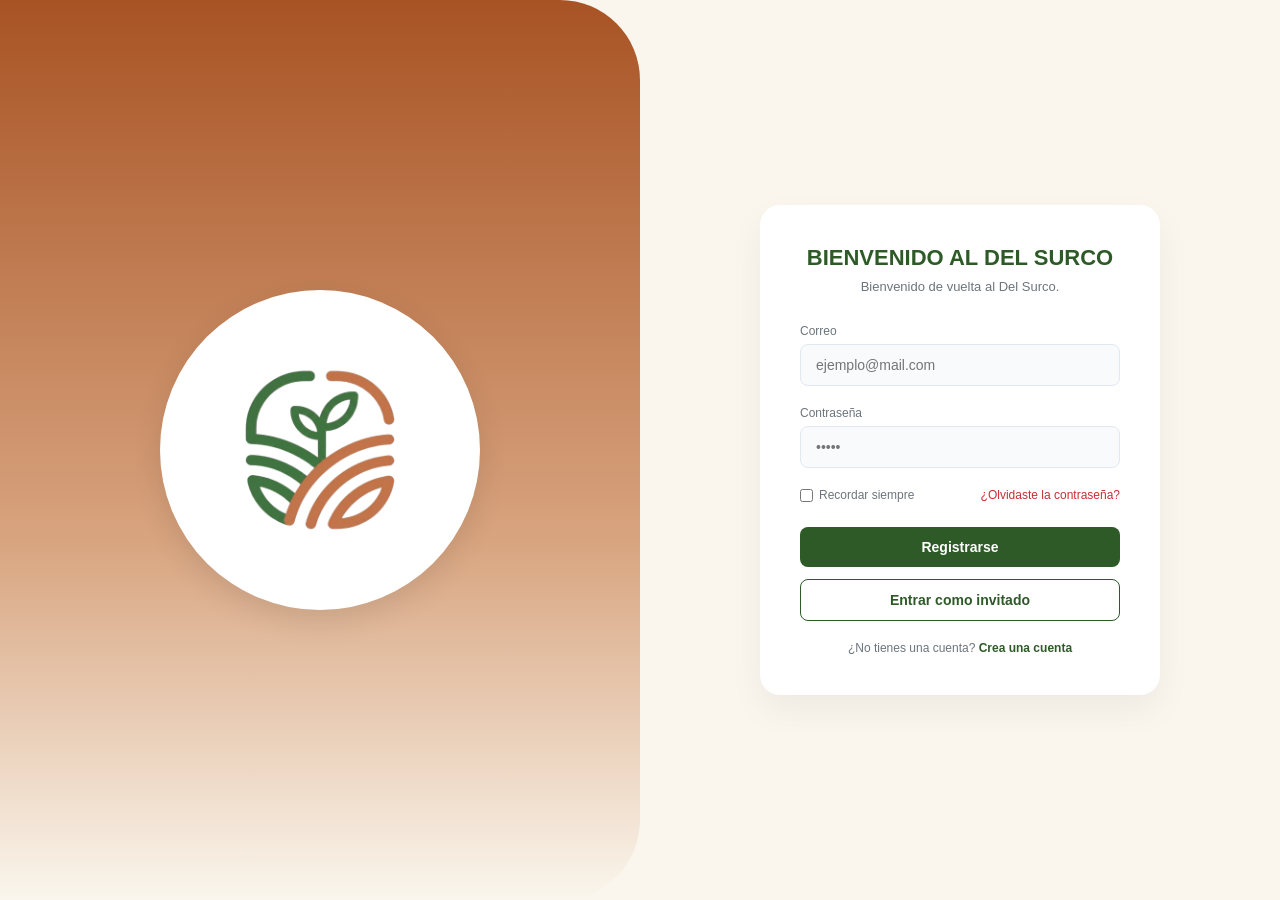
<file: index.html>
<!DOCTYPE html>
<html lang="es">
<head>
    <meta charset="UTF-8">
    <meta name="viewport" content="width=device-width, initial-scale=1.0">
    <title>Del Surco - Iniciar Sesión</title>
    <!-- Enlace a los estilos personalizados -->
    <link rel="stylesheet" href="css/styles.css">
    <link rel="icon" type="image/x-icon" href="image/soloLogo.png">
</head>
<body>

    <!-- Contenedor principal de la vista de login -->
    <main class="login-wrapper">
        <div class="login-container">
            
            <!-- Panel izquierdo: Bloque visual con el logo -->
            <div class="login-left-panel">
                <div class="logo-circle">
                    <!-- PUNTO DE INTEGRACIÓN: Colocar aquí la imagen del logo -->
                    <img src="image/soloLogo.png" alt="Del Surco Logo">
                </div>
            </div>

            <!-- Panel derecho: Formulario de inicio de sesión -->
            <div class="login-right-panel">
                <div class="login-card">
                    
                    <h2 class="login-title">BIENVENIDO AL DEL SURCO</h2>
                    <p class="login-subtitle">Bienvenido de vuelta al Del Surco.</p>

                    <!-- PUNTO DE INTEGRACIÓN: Formulario para conectar la API de Login (POST /api/Usuario/login) -->
                    <form id="loginForm">
                        
                       
                       <!-- Campo Correo -->
                        <div class="form-group">
                            <label for="email">Correo</label>
                            <input type="email" id="email" placeholder="ejemplo@mail.com" required>
                        </div>
                        <!-- Campo Contraseña -->
                        <div class="form-group">
                            <label for="password">Contraseña</label>
                            <input type="password" id="password" placeholder="•••••" required>
                        </div>

                        <!-- Opciones adicionales -->
                        <div class="form-options">
                            <div class="checkbox-group">
                                <input type="checkbox" id="rememberMe">
                                <label for="rememberMe">Recordar siempre</label>
                            </div>
                            <!-- PUNTO DE INTEGRACIÓN: Enlace para recuperar contraseña -->
                            <a href="#" id="forgotPasswordLink">¿Olvidaste la contraseña?</a>
                        </div>

                        <!-- Botón de Registrarse (para procesar el formulario de registro/creación) -->
                        <!-- PUNTO DE INTEGRACIÓN: Evento submit para registro o acción de cuenta -->
                        <button type="submit" class="btn-primary-custom">Registrarse</button>

                        <!-- Botón Entrar como invitado -->
                        <!-- PUNTO DE INTEGRACIÓN: Redireccionar al marketplace público sin token -->
                        <button type="button" id="btnGuest" class="btn-outline-custom">Entrar como invitado</button>

                        <!-- Enlace a Registro -->
                        <div class="register-redirect">
                            <span>¿No tienes una cuenta? </span>
                            <!-- PUNTO DE INTEGRACIÓN: Redireccionar a la vista de registro -->
                            <a href="html/registro.html">Crea una cuenta</a>
                        </div>

                    </form>

                </div>
            </div>

        </div>
    </main>

</body>
</html>
</file>
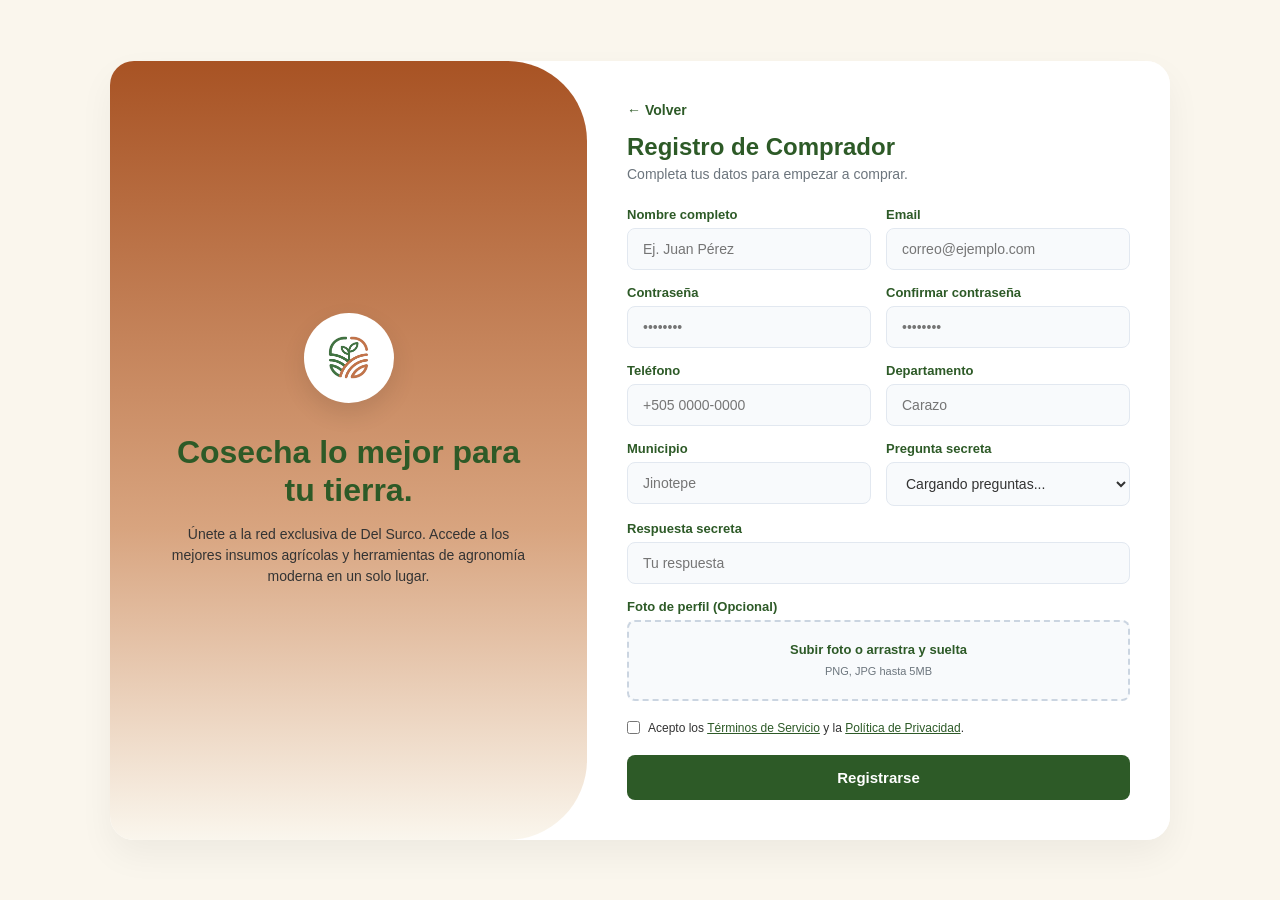
<file: html/registro-comprador.html>
<!DOCTYPE html>
<html lang="es">

<head>
    <meta charset="UTF-8">
    <meta name="viewport" content="width=device-width, initial-scale=1.0">
    <title>Registro de Comprador - Del Surco</title>
    <link rel="stylesheet" href="../css/registro-comprador.css">
</head>

<body>

    <div class="register-wrapper">
        <section class="buyer-form-section" style="display: block;">
            <div class="buyer-form-container">

                <!-- Panel Izquierdo (Branding) -->
                <div class="buyer-left-panel">
                    <div class="logo-circle">
                        <img src="../image/soloLogo.png" alt="Logo">
                    </div>
                    <div class="buyer-left-text">
                        <h2>Cosecha lo mejor para tu tierra.</h2>
                        <p>Únete a la red exclusiva de Del Surco. Accede a los mejores insumos agrícolas y herramientas
                            de agronomía moderna en un solo lugar.</p>
                    </div>
                </div>

                <!-- Panel Derecho (Formulario) -->
                <div class="buyer-right-panel">
                    <div class="register-card">
                        <!-- Botón de Volver estético -->
                        <a href="registro.html" class="btn-back-custom">← Volver</a>
                        <h2>Registro de Comprador</h2>
                        <p class="form-subtitle">Completa tus datos para empezar a comprar.</p>

                        <form>
                            <div class="form-row">
                                <div class="form-group">
                                    <label for="nombreCompleto">Nombre completo</label>
                                    <input type="text" id="nombreCompleto" placeholder="Ej. Juan Pérez" required>
                                </div>
                                <div class="form-group">
                                    <label for="emailComprador">Email</label>
                                    <input type="email" id="emailComprador" placeholder="correo@ejemplo.com" required>
                                </div>
                            </div>

                            <div class="form-row">
                                <div class="form-group">
                                    <label for="password">Contraseña</label>
                                    <input type="password" id="password" placeholder="••••••••" required>
                                </div>
                                <div class="form-group">
                                    <label for="confirmPassword">Confirmar contraseña</label>
                                    <input type="password" id="confirmPassword" placeholder="••••••••" required>
                                </div>
                            </div>

                            <div class="form-row">
                                <div class="form-group">
                                    <label for="telefono">Teléfono</label>
                                    <input type="tel" id="telefono" placeholder="+505 0000-0000" required>
                                </div>
                                <div class="form-group">
                                    <label for="departamento">Departamento</label>
                                    <input type="text" id="departamento" placeholder="Carazo" required>
                                </div>
                            </div>

                            <div class="form-row">
                                <div class="form-group">
                                    <label for="municipio">Municipio</label>
                                    <input type="text" id="municipio" placeholder="Jinotepe" required>
                                </div>
                                <div class="form-group">
                                    <label for="preguntaSecreta">Pregunta secreta</label>
                                    <select id="preguntaSecreta" required>
                                        <option value="" disabled selected>Cargando preguntas...</option>
                                    </select>
                                </div>
                            </div>

                            <div class="form-group full-width">
                                <label for="respuestaSecreta">Respuesta secreta</label>
                                <input type="text" id="respuestaSecreta" placeholder="Tu respuesta" required>
                            </div>

                            <div class="form-group full-width">
                                <label for="fotoPerfil">Foto de perfil (Opcional)</label>
                                <div class="file-upload-box">
                                    <span>Subir foto o arrastra y suelta</span>
                                    <small>PNG, JPG hasta 5MB</small>
                                    <input type="file" id="fotoPerfil" accept="image/png, image/jpeg">
                                </div>
                            </div>

                            <div class="terms-group">
                                <input type="checkbox" id="terms" required>
                                <label for="terms">Acepto los <a href="#">Términos de Servicio</a> y la <a
                                        href="#">Política de Privacidad</a>.</label>
                            </div>

                            <button type="submit" class="btn-primary-custom">Registrarse</button>
                        </form>
                    </div>
                </div>

            </div>
        </section>
    </div>

</body>

</html>
</file>
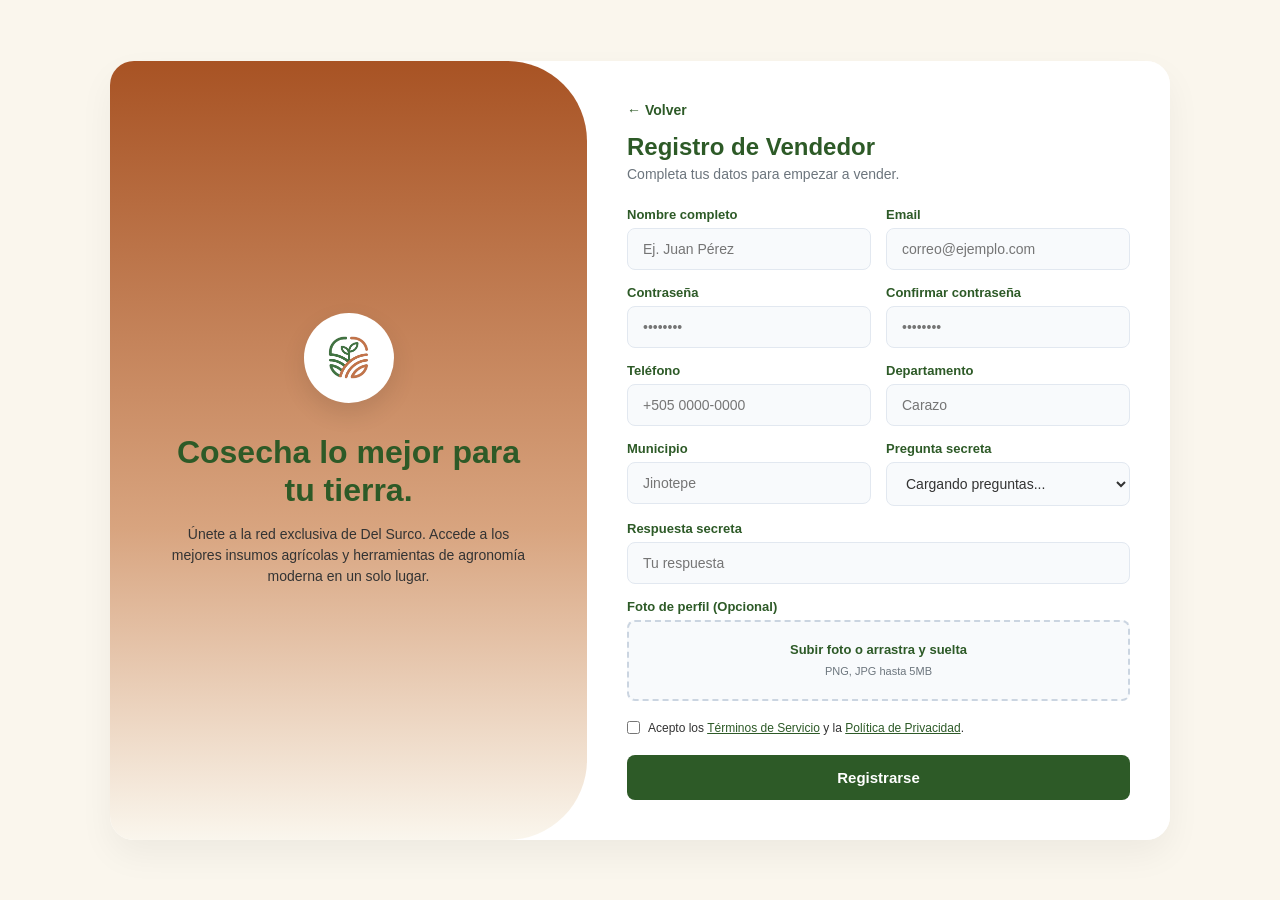
<file: html/registro-vendedor.html>
<!DOCTYPE html>
<html lang="es">
<head>
    <meta charset="UTF-8">
    <meta name="viewport" content="width=device-width, initial-scale=1.0">
    <title>Registro de Vendedor - Del Surco</title>
    <link rel="stylesheet" href="../css/registro-vendedor.css">
</head>
<body>

    <div class="register-wrapper">
        <section class="buyer-form-section" style="display: block;">
            <div class="buyer-form-container">
                
                <!-- Panel Izquierdo (Branding) -->
                <div class="buyer-left-panel">
                    <div class="logo-circle">
                        <img src="../image/soloLogo.png" alt="Logo">
                    </div>
                    <div class="buyer-left-text">
                        <h2>Cosecha lo mejor para tu tierra.</h2>
                        <p>Únete a la red exclusiva de Del Surco. Accede a los mejores insumos agrícolas y herramientas de agronomía moderna en un solo lugar.</p>
                    </div>
                </div>

                <!-- Panel Derecho (Formulario) -->
                <div class="buyer-right-panel">
                    <div class="register-card">
                        <!-- Enlace para volver a la pantalla de selección de roles -->
                        <a href="registro.html" class="btn-back-custom">← Volver</a>

                        <h2>Registro de Vendedor</h2>
                        <p class="form-subtitle">Completa tus datos para empezar a vender.</p>

                        <form>
                            <div class="form-row">
                                <div class="form-group">
                                    <label for="nombreCompleto">Nombre completo</label>
                                    <input type="text" id="nombreCompleto" placeholder="Ej. Juan Pérez" required>
                                </div>
                                <div class="form-group">
                                    <label for="emailVendedor">Email</label>
                                    <input type="email" id="emailVendedor" placeholder="correo@ejemplo.com" required>
                                </div>
                            </div>

                            <div class="form-row">
                                <div class="form-group">
                                    <label for="password">Contraseña</label>
                                    <input type="password" id="password" placeholder="••••••••" required>
                                </div>
                                <div class="form-group">
                                    <label for="confirmPassword">Confirmar contraseña</label>
                                    <input type="password" id="confirmPassword" placeholder="••••••••" required>
                                </div>
                            </div>

                            <div class="form-row">
                                <div class="form-group">
                                    <label for="telefono">Teléfono</label>
                                    <input type="tel" id="telefono" placeholder="+505 0000-0000" required>
                                </div>
                                <div class="form-group">
                                    <label for="departamento">Departamento</label>
                                    <input type="text" id="departamento" placeholder="Carazo" required>
                                </div>
                            </div>

                            <div class="form-row">
                                <div class="form-group">
                                    <label for="municipio">Municipio</label>
                                    <input type="text" id="municipio" placeholder="Jinotepe" required>
                                </div>
                                <div class="form-group">
                                    <label for="preguntaSecreta">Pregunta secreta</label>
                                    <select id="preguntaSecreta" required>
                                        <option value="" disabled selected>Cargando preguntas...</option>
                                    </select>
                                </div>
                            </div>

                            <div class="form-group full-width">
                                <label for="respuestaSecreta">Respuesta secreta</label>
                                <input type="text" id="respuestaSecreta" placeholder="Tu respuesta" required>
                            </div>

                            <div class="form-group full-width">
                                <label for="fotoPerfil">Foto de perfil (Opcional)</label>
                                <div class="file-upload-box">
                                    <span>Subir foto o arrastra y suelta</span>
                                    <small>PNG, JPG hasta 5MB</small>
                                    <input type="file" id="fotoPerfil" accept="image/png, image/jpeg">
                                </div>
                            </div>

                            <div class="terms-group">
                                <input type="checkbox" id="terms" required>
                                <label for="terms">Acepto los <a href="#">Términos de Servicio</a> y la <a href="#">Política de Privacidad</a>.</label>
                            </div>

                            <button type="submit" class="btn-primary-custom">Registrarse</button>
                        </form>
                    </div>
                </div>

            </div>
        </section>
    </div>

</body>
</html>
</file>
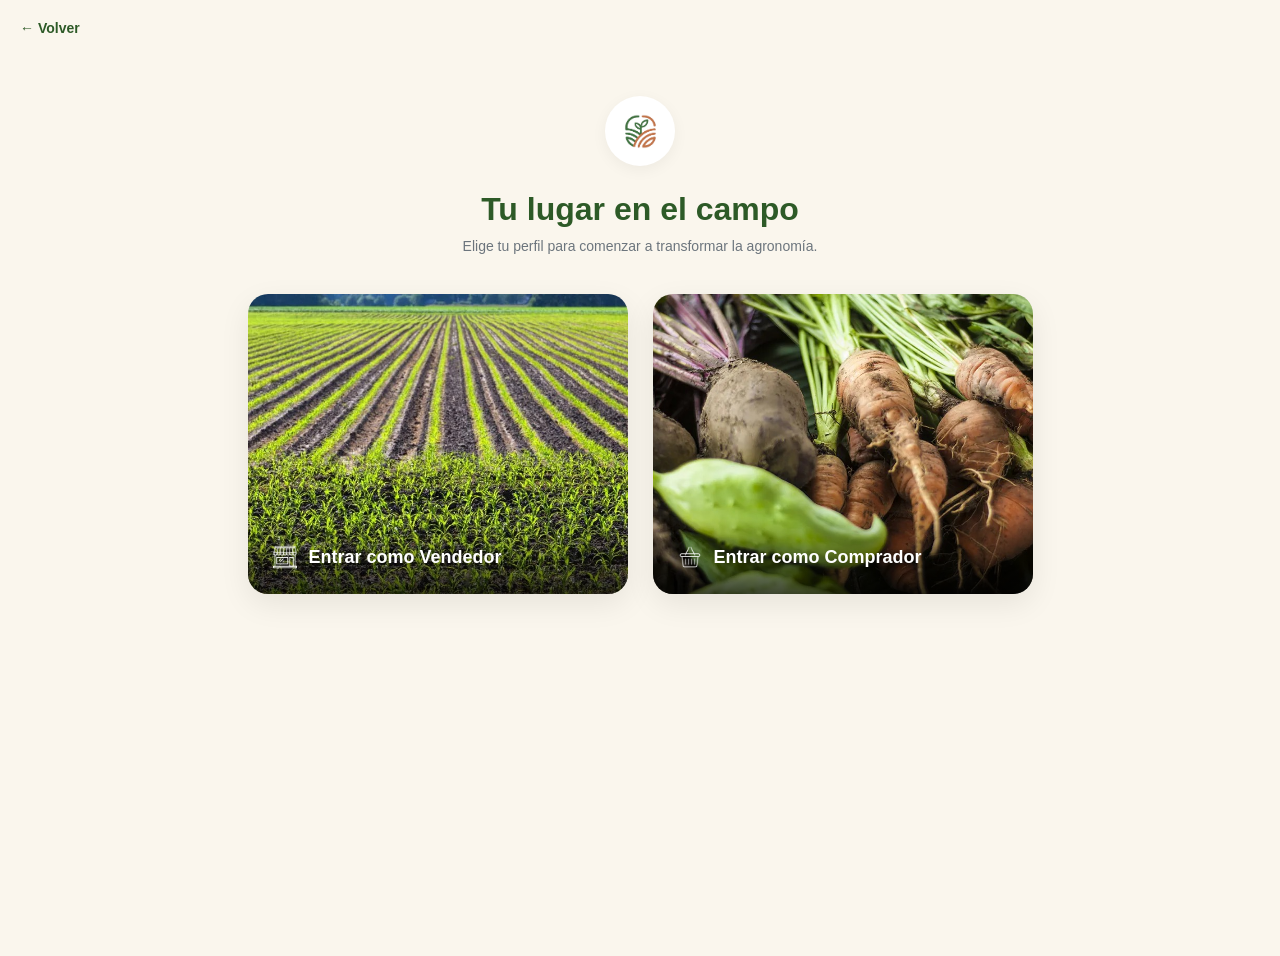
<file: html/registro.html>
<!DOCTYPE html>
<html lang="es">
<head>
    <meta charset="UTF-8">
    <meta name="viewport" content="width=device-width, initial-scale=1.0">
    <title>Registro - Del Surco</title>
    <!-- Favicon -->
    <link rel="icon" type="image/x-icon" href="../image/soloLogo.png">
    <!-- Estilos CSS -->
    <link rel="stylesheet" href="../css/registro.css">
</head>
<body>

    <div class="register-wrapper">
        <a href="../index.html" class="btn-back-custom">← Volver</a>
        
        <!-- VISTA 1: Selección de Tipo de Usuario (Comprador / Vendedor) -->
        <section id="roleSelectionView" class="role-selection-section">
            <!-- Logo superior -->
            <div class="top-logo-container">
                <img src="../image/soloLogo.png" alt="Del Surco Logo">
            </div>

            <div class="role-header">
                <h1>Tu lugar en el campo</h1>
                <p>Elige tu perfil para comenzar a transformar la agronomía.</p>
            </div>

            <div class="role-cards-container">
                <!-- Tarjeta Vendedor -->
                <a href="registro-vendedor.html" class="role-card" id="cardVendedor">
                    <img src="../image/Vendedor.jpeg" alt="Entrar como Vendedor" class="role-bg-img">
                    <div class="role-card-overlay">
                        <img src="../icon/tienda.png" alt="Icono Vendedor" class="role-icon-img">
                        <span>Entrar como Vendedor</span>
                    </div>
                </a>

                <!-- Tarjeta Comprador -->
                <a href="registro-comprador.html" class="role-card" id="cardComprador">
                    <img src="../image/Comprador.jpeg" alt="Entrar como Comprador" class="role-bg-img">
                    <div class="role-card-overlay">
                        <img src="../icon/canasta.png" alt="Icono Comprador" class="role-icon-img">
                        <span>Entrar como Comprador</span>
                    </div>
                </a>
            </div>
        </section>

    </div>

</body>
</html>
</file>
<file: css/styles.css>
/* ==========================================
   TIPOGRAFÍA NATIVA DEL SISTEMA
   ========================================== */
* {
    font-family: -apple-system, BlinkMacSystemFont, "Segoe UI", Roboto, Helvetica, Arial, sans-serif;
}


/* Estilos generales para el login */
* {
    margin: 0;
    padding: 0;
    box-sizing: border-box;
    font-family: sans-serif;
}

body, html {
    width: 100%;
    height: 100%;
    background-color: #FAF6ED;
}

/* Contenedor principal de dos columnas */
.login-wrapper {
    width: 100%;
    height: 100vh;
    display: flex;
}

.login-container {
    width: 100%;
    height: 100%;
    display: flex;
}

/* Panel izquierdo con fondo degradado y curva */
.login-left-panel {
    width: 50%;
    height: 100%;
    background: linear-gradient(180deg, #A85324 0%, #D8A47F 60%, #FAF6ED 100%);
    border-top-right-radius: 80px;
    border-bottom-right-radius: 80px;
    display: flex;
    align-items: center;
    justify-content: center;
}

/* Círculo blanco para el logo */
.logo-circle {
    width: 320px;
    height: 320px;
    background-color: #FFFFFF;
    border-radius: 50%;
    display: flex;
    align-items: center;
    justify-content: center;
    box-shadow: 0 10px 30px rgba(0, 0, 0, 0.1);
}

.logo-circle img {
    width: 75%;
    height: auto;
    object-fit: contain;
}

/* Panel derecho con el formulario */
.login-right-panel {
    width: 50%;
    height: 100%;
    display: flex;
    align-items: center;
    justify-content: center;
    background-color: #FAF6ED;
}

/* Tarjeta contenedora del formulario */
.login-card {
    width: 100%;
    max-width: 400px;
    padding: 40px;
    background-color: #FFFFFF;
    border-radius: 20px;
    box-shadow: 0 15px 35px rgba(0, 0, 0, 0.05);
}

.login-title {
    font-size: 22px;
    font-weight: 700;
    color: #2D5A27;
    text-align: center;
    margin-bottom: 8px;
}

.login-subtitle {
    font-size: 13px;
    color: #6C757D;
    text-align: center;
    margin-bottom: 30px;
}

/* Campos del formulario */
.form-group {
    margin-bottom: 20px;
}

.form-group label {
    display: block;
    font-size: 12px;
    color: #6C757D;
    margin-bottom: 6px;
}

.form-group input {
    width: 100%;
    padding: 12px 15px;
    font-size: 14px;
    border: 1px solid #E2E8F0;
    border-radius: 8px;
    outline: none;
    background-color: #F8FAFC;
}

.form-group input:focus {
    border-color: #2D5A27;
    background-color: #FFFFFF;
}

/* Opciones (Checkbox y enlace de contraseña) */
.form-options {
    display: flex;
    justify-content: space-between;
    align-items: center;
    margin-bottom: 25px;
    font-size: 12px;
}

.checkbox-group {
    display: flex;
    align-items: center;
    gap: 6px;
}

.checkbox-group input {
    accent-color: #2D5A27;
}

.checkbox-group label {
    color: #6C757D;
}

.form-options a {
    color: #C53030;
    text-decoration: none;
}

.form-options a:hover {
    text-decoration: underline;
}

/* Botones principales */
.btn-primary-custom {
    width: 100%;
    padding: 12px;
    background-color: #2D5A27;
    color: #FFFFFF;
    border: none;
    border-radius: 8px;
    font-size: 14px;
    font-weight: 600;
    cursor: pointer;
    margin-bottom: 12px;
}

.btn-primary-custom:hover {
    background-color: #23461F;
}

.btn-outline-custom {
    width: 100%;
    padding: 12px;
    background-color: transparent;
    color: #2D5A27;
    border: 1px solid #2D5A27;
    border-radius: 8px;
    font-size: 14px;
    font-weight: 600;
    cursor: pointer;
    margin-bottom: 20px;
}

.btn-outline-custom:hover {
    background-color: #F0F4EF;
}

/* Enlace inferior de registro */
.register-redirect {
    text-align: center;
    font-size: 12px;
    color: #6C757D;
}

.register-redirect a {
    color: #2D5A27;
    font-weight: 700;
    text-decoration: none;
}

.register-redirect a:hover {
    text-decoration: underline;
}




/* ==========================================
   DISEÑO RESPONSIVE 
   ========================================== */
.login-left-panel {
    transition: opacity 0.4s ease, visibility 0.4s ease, width 0.4s ease;
}

@media (max-width: 992px) {
    .login-wrapper {
        flex-direction: column;
        height: auto;
        min-height: 100vh;
    }

    /* Ocultamos el panel izquierdo de forma suave sin golpes secos */
    .login-left-panel {
        width: 0;
        height: 0;
        opacity: 0;
        visibility: hidden;
        overflow: hidden;
        padding: 0;
        border: none;
    }

    /* El panel derecho toma todo el ancho fluidamente */
    .login-right-panel {
        width: 100%;
        min-height: 100vh;
        padding: 20px;
    }

    .login-card {
        max-width: 100%;
        padding: 30px 20px;
    }
}
</file>
<file: css/registro-comprador.css>
/* ==========================================
   ESTILOS PARA EL FORMULARIO DE COMPRADOR
   ========================================== */
* {
    font-family: -apple-system, BlinkMacSystemFont, "Segoe UI", Roboto, Helvetica, Arial, sans-serif;
    box-sizing: border-box;
    margin: 0;
    padding: 0;
}

body {
    background-color: #FAF6ED;
    min-height: 100vh;
    display: flex;
    justify-content: center;
    align-items: center;
}

.register-wrapper {
    width: 100%;
    max-width: 1100px;
    padding: 20px;
}

.buyer-form-section {
    width: 100%;
}

.buyer-form-container {
    display: flex;
    background: #FFFFFF;
    border-radius: 24px;
    overflow: hidden;
    box-shadow: 0 15px 35px rgba(0, 0, 0, 0.05);
    width: 100%;
}

.buyer-left-panel {
    width: 45%;
    background: linear-gradient(180deg, #A85324 0%, #D8A47F 60%, #FAF6ED 100%);
    border-top-right-radius: 80px;
    border-bottom-right-radius: 80px;
    padding: 60px;
    display: flex;
    flex-direction: column;
    justify-content: center;
    align-items: center; /* Centra horizontalmente los elementos */
    text-align: center;   /* Centra los textos */
}

.buyer-left-panel .logo-circle {
    width: 90px;
    height: 90px;
    background-color: #FFFFFF;
    border-radius: 50%;
    display: flex;
    align-items: center;
    justify-content: center;
    box-shadow: 0 10px 25px rgba(0, 0, 0, 0.1);
    margin-bottom: 30px;
}

.buyer-left-panel .logo-circle img {
    width: 70%;
    height: auto;
    object-fit: contain;
}

.buyer-left-text h2 {
    font-size: 32px;
    color: #2D5A27;
    font-weight: 700;
    margin-bottom: 15px;
    line-height: 1.2;
}

.buyer-left-text p {
    font-size: 14px;
    color: #333333;
    line-height: 1.5;
    max-width: 400px;
}

.buyer-right-panel {
    width: 55%;
    padding: 40px;
    background-color: #FFFFFF;
    display: flex;
    align-items: center;
    justify-content: center;
}

.buyer-right-panel .register-card {
    width: 100%;
    max-width: 550px;
}

.buyer-right-panel h2 {
    font-size: 24px;
    font-weight: 700;
    color: #2D5A27;
    margin-bottom: 5px;
}

.form-subtitle {
    font-size: 14px;
    color: #6C757D;
    margin-bottom: 25px;
}

.btn-back-custom {
    background: none;
    border: none;
    color: #2D5A27;
    font-weight: 700;
    font-size: 14px;
    cursor: pointer;
    padding: 0;
    margin-bottom: 15px;
    display: inline-flex;
    align-items: center;
    text-decoration: none;
}

.btn-back-custom:hover {
    text-decoration: underline;
}

.form-row {
    display: flex;
    gap: 15px;
    margin-bottom: 15px;
}

.form-group {
    flex: 1;
    display: flex;
    flex-direction: column;
}

.form-group.full-width {
    width: 100%;
    margin-bottom: 15px;
}

.form-group label {
    font-size: 13px;
    font-weight: 600;
    color: #2D5A27;
    margin-bottom: 6px;
}

.form-group input[type="text"],
.form-group input[type="email"],
.form-group input[type="password"],
.form-group input[type="tel"],
.buyer-right-panel select {
    width: 100%;
    padding: 12px 15px;
    font-size: 14px;
    border: 1px solid #E2E8F0;
    border-radius: 8px;
    outline: none;
    background-color: #F8FAFC;
    color: #333333;
    transition: border-color 0.2s, background-color 0.2s;
}

.form-group input:focus,
.buyer-right-panel select:focus {
    border-color: #2D5A27;
    background-color: #FFFFFF;
}

.file-upload-box {
    border: 2px dashed #CBD5E1;
    border-radius: 8px;
    padding: 20px;
    text-align: center;
    background-color: #F8FAFC;
    position: relative;
    cursor: pointer;
}

.file-upload-box input[type="file"] {
    position: absolute;
    top: 0;
    left: 0;
    width: 100%;
    height: 100%;
    opacity: 0;
    cursor: pointer;
}

.file-upload-box span {
    display: block;
    font-size: 13px;
    color: #2D5A27;
    font-weight: 600;
    margin-bottom: 4px;
}

.file-upload-box small {
    font-size: 11px;
    color: #6C757D;
}

.terms-group {
    margin: 20px 0;
    font-size: 12px;
    display: flex;
    align-items: center;
    gap: 8px;
    color: #333333;
}

.terms-group a {
    color: #2D5A27;
    text-decoration: underline;
}

.btn-primary-custom {
    width: 100%;
    padding: 14px;
    background-color: #2D5A27;
    color: #FFFFFF;
    border: none;
    border-radius: 8px;
    font-size: 15px;
    font-weight: 600;
    cursor: pointer;
    transition: background-color 0.2s;
}

.btn-primary-custom:hover {
    background-color: #23481f;
}

@media (max-width: 768px) {
    .buyer-form-container {
        flex-direction: column;
    }

    .buyer-left-panel {
        width: 100%;
        padding: 30px 20px;
        border-radius: 0;
    }

    .buyer-right-panel {
        width: 100%;
        padding: 25px 20px;
    }

    .form-row {
        flex-direction: column;
        gap: 0;
    }
}



@media (max-width: 900px) {
    .buyer-form-container {
        flex-direction: column;
    }

    .buyer-left-panel {
        width: 100%;
        padding: 40px 30px;
        border-top-right-radius: 0;
        border-bottom-right-radius: 0;
        align-items: center;
        text-align: center;
    }

    .buyer-right-panel {
        width: 100%;
        padding: 30px 20px;
    }
}

@media (max-width: 600px) {
    .form-row {
        flex-direction: column;
        gap: 0;
    }
    
    .register-wrapper {
        padding: 10px;
    }
}
</file>
<file: css/registro-vendedor.css>
/* ==========================================
   ESTILOS PARA EL FORMULARIO DE VENDEDOR
   ========================================== */
* {
    font-family: -apple-system, BlinkMacSystemFont, "Segoe UI", Roboto, Helvetica, Arial, sans-serif;
    box-sizing: border-box;
    margin: 0;
    padding: 0;
}

body {
    background-color: #FAF6ED;
    min-height: 100vh;
    display: flex;
    justify-content: center;
    align-items: center;
}

.register-wrapper {
    width: 100%;
    max-width: 1100px;
    padding: 20px;
}

.buyer-form-section {
    width: 100%;
}

.buyer-form-container {
    display: flex;
    background: #FFFFFF;
    border-radius: 24px;
    overflow: hidden;
    box-shadow: 0 15px 35px rgba(0, 0, 0, 0.05);
    width: 100%;
}

.buyer-left-panel {
    width: 45%;
    background: linear-gradient(180deg, #A85324 0%, #D8A47F 60%, #FAF6ED 100%);
    border-top-right-radius: 80px;
    border-bottom-right-radius: 80px;
    padding: 60px;
    display: flex;
    flex-direction: column;
    justify-content: center;
    align-items: center;
    text-align: center;
}

.buyer-left-panel .logo-circle {
    width: 90px;
    height: 90px;
    background-color: #FFFFFF;
    border-radius: 50%;
    display: flex;
    align-items: center;
    justify-content: center;
    box-shadow: 0 10px 25px rgba(0, 0, 0, 0.1);
    margin-bottom: 30px;
}

.buyer-left-panel .logo-circle img {
    width: 70%;
    height: auto;
    object-fit: contain;
}

.buyer-left-text h2 {
    font-size: 32px;
    color: #2D5A27;
    font-weight: 700;
    margin-bottom: 15px;
    line-height: 1.2;
}

.buyer-left-text p {
    font-size: 14px;
    color: #333333;
    line-height: 1.5;
    max-width: 400px;
}

.buyer-right-panel {
    width: 55%;
    padding: 40px;
    background-color: #FFFFFF;
    display: flex;
    align-items: center;
    justify-content: center;
}

.buyer-right-panel .register-card {
    width: 100%;
    max-width: 550px;
}

.buyer-right-panel h2 {
    font-size: 24px;
    font-weight: 700;
    color: #2D5A27;
    margin-bottom: 5px;
}

.form-subtitle {
    font-size: 14px;
    color: #6C757D;
    margin-bottom: 25px;
}

.btn-back-custom {
    background: none;
    border: none;
    color: #2D5A27;
    font-weight: 700;
    font-size: 14px;
    cursor: pointer;
    padding: 0;
    margin-bottom: 15px;
    display: inline-flex;
    align-items: center;
    text-decoration: none;
}

.btn-back-custom:hover {
    text-decoration: underline;
}

.form-row {
    display: flex;
    gap: 15px;
    margin-bottom: 15px;
}

.form-group {
    flex: 1;
    display: flex;
    flex-direction: column;
}

.form-group.full-width {
    width: 100%;
    margin-bottom: 15px;
}

.form-group label {
    font-size: 13px;
    font-weight: 600;
    color: #2D5A27;
    margin-bottom: 6px;
}

.form-group input[type="text"],
.form-group input[type="email"],
.form-group input[type="password"],
.form-group input[type="tel"],
.buyer-right-panel select {
    width: 100%;
    padding: 12px 15px;
    font-size: 14px;
    border: 1px solid #E2E8F0;
    border-radius: 8px;
    outline: none;
    background-color: #F8FAFC;
    color: #333333;
    transition: border-color 0.2s, background-color 0.2s;
}

.form-group input:focus,
.buyer-right-panel select:focus {
    border-color: #2D5A27;
    background-color: #FFFFFF;
}

.file-upload-box {
    border: 2px dashed #CBD5E1;
    border-radius: 8px;
    padding: 20px;
    text-align: center;
    background-color: #F8FAFC;
    position: relative;
    cursor: pointer;
}

.file-upload-box input[type="file"] {
    position: absolute;
    top: 0;
    left: 0;
    width: 100%;
    height: 100%;
    opacity: 0;
    cursor: pointer;
}

.file-upload-box span {
    display: block;
    font-size: 13px;
    color: #2D5A27;
    font-weight: 600;
    margin-bottom: 4px;
}

.file-upload-box small {
    font-size: 11px;
    color: #6C757D;
}

.terms-group {
    margin: 20px 0;
    font-size: 12px;
    display: flex;
    align-items: center;
    gap: 8px;
    color: #333333;
}

.terms-group a {
    color: #2D5A27;
    text-decoration: underline;
}

.btn-primary-custom {
    width: 100%;
    padding: 14px;
    background-color: #2D5A27;
    color: #FFFFFF;
    border: none;
    border-radius: 8px;
    font-size: 15px;
    font-weight: 600;
    cursor: pointer;
    transition: background-color 0.2s;
}

.btn-primary-custom:hover {
    background-color: #23481f;
}

@media (max-width: 900px) {
    .buyer-form-container {
        flex-direction: column;
    }

    .buyer-left-panel {
        width: 100%;
        padding: 40px 30px;
        border-top-right-radius: 0;
        border-bottom-right-radius: 0;
    }

    .buyer-right-panel {
        width: 100%;
        padding: 30px 20px;
    }
}

@media (max-width: 600px) {
    .form-row {
        flex-direction: column;
        gap: 0;
    }
    
    .register-wrapper {
        padding: 10px;
    }
}





@media (max-width: 900px) {
    .buyer-form-container {
        flex-direction: column;
    }

    .buyer-left-panel {
        width: 100%;
        padding: 40px 30px;
        border-top-right-radius: 0;
        border-bottom-right-radius: 0;
    }

    .buyer-right-panel {
        width: 100%;
        padding: 30px 20px;
    }
}

@media (max-width: 600px) {
    .form-row {
        flex-direction: column;
        gap: 0;
    }
    
    .register-wrapper {
        padding: 10px;
    }
}
</file>
<file: css/registro.css>
/* ==========================================
   TIPOGRAFÍA NATIVA DEL SISTEMA
   ========================================== */
* {
    font-family: -apple-system, BlinkMacSystemFont, "Segoe UI", Roboto, Helvetica, Arial, sans-serif;
}



* {
    margin: 0;
    padding: 0;
    box-sizing: border-box;
    font-family: -apple-system, BlinkMacSystemFont, "Segoe UI", Roboto, Helvetica, Arial, sans-serif;
}

html, body {
    width: 100%;
    height: 100%;
    background-color: #FAF6ED;
}

/* ==========================================
   ESTILOS PARA LA VISTA DE REGISTRO Y ROLES
   ========================================== */

.register-wrapper {
    width: 100%;
    min-height: 100vh;
    background-color: #FAF6ED;
}

/* Vista 1: Selección de Rol */
.role-selection-section {
    width: 100%;
    min-height: 100vh;
    display: flex;
    flex-direction: column;
    align-items: center;
    padding: 40px 20px; 
    box-sizing: border-box; 
}

.top-logo-container {
    width: 70px;
    height: 70px;
    background-color: #FFFFFF;
    border-radius: 50%;
    display: flex;
    align-items: center;
    justify-content: center;
    box-shadow: 0 4px 15px rgba(0, 0, 0, 0.05);
    margin-bottom: 25px;
}

.top-logo-container img {
    width: 70%;
    height: auto;
    object-fit: contain;
}

.role-header {
    text-align: center;
    margin-bottom: 40px;
}

.role-header h1 {
    font-size: 32px;
    font-weight: 700;
    color: #2D5A27;
    margin-bottom: 10px;
}

.role-header p {
    font-size: 14px;
    color: #6C757D;
}

.role-cards-container {
    display: flex;
    flex-direction: row;
    justify-content: center;
    align-items: center;
    gap: 25px;
    max-width: 900px;
    width: 100%;
    margin: 0 auto;
    padding: 0 20px;
    box-sizing: border-box;
}
.role-card {
    position: relative;
    width: 100%;
    max-width: 380px;
    min-width: 260px; 
    height: 300px;
    border-radius: 20px;
    overflow: hidden;
    cursor: pointer;
    box-shadow: 0 10px 30px rgba(0, 0, 0, 0.08);
    transition: transform 0.3s ease;
}
.role-card:hover {
    transform: translateY(-5px);
    box-shadow: 0 15px 35px rgba(0, 0, 0, 0.12);
}

.role-bg-img {
    width: 100%;
    height: 100%;
    object-fit: cover;
}

.role-card-overlay {
    position: absolute;
    bottom: 0;
    left: 0;
    width: 100%;
    padding: 25px;
    background: linear-gradient(to top, rgba(0, 0, 0, 0.7) 0%, rgba(0, 0, 0, 0) 100%);
    display: flex;
    align-items: center;
    gap: 12px;
    color: #FFFFFF;
    font-size: 18px;
    font-weight: 600;
}

.role-icon {
    font-size: 22px;
}


/* Vista 2: Formulario de Registro de Comprador (Dos columnas similar al login) */
.buyer-form-section {
    width: 100%;
    min-height: 100vh;
}

.buyer-form-container {
    width: 100%;
    min-height: 100vh;
    display: flex;
}

.buyer-left-panel {
    width: 45%;
    min-height: 100vh;
    background: linear-gradient(180deg, #A85324 0%, #D8A47F 60%, #FAF6ED 100%);
    border-top-right-radius: 80px;
    border-bottom-right-radius: 80px;
    display: flex;
    flex-direction: column;
    justify-content: center;
    padding: 60px;
}

.buyer-left-panel .logo-circle {
    width: 90px;
    height: 90px;
    background-color: #FFFFFF;
    border-radius: 50%;
    display: flex;
    align-items: center;
    justify-content: center;
    box-shadow: 0 10px 25px rgba(0, 0, 0, 0.1);
    margin-bottom: 30px;
}

.buyer-left-panel .logo-circle img {
    width: 70%;
    height: auto;
    object-fit: contain;
}

.buyer-left-text h2 {
    font-size: 32px;
    color: #2D5A27;
    font-weight: 700;
    margin-bottom: 15px;
    line-height: 1.2;
}

.buyer-left-text p {
    font-size: 14px;
    color: #333333;
    line-height: 1.5;
    max-width: 400px;
}

.buyer-right-panel {
    width: 55%;
    min-height: 100vh;
    display: flex;
    align-items: center;
    justify-content: center;
    background-color: #FAF6ED;
    padding: 40px 20px;
}

.buyer-right-panel .register-card {
    width: 100%;
    max-width: 550px;
    padding: 40px;
    background-color: #FFFFFF;
    border-radius: 20px;
    box-shadow: 0 15px 35px rgba(0, 0, 0, 0.05);
}

.buyer-right-panel h2 {
    font-size: 24px;
    font-weight: 700;
    color: #2D5A27;
    margin-bottom: 5px;
}

/* Distribución de campos en filas de 2 columnas */
.form-row {
    display: flex;
    gap: 15px;
}

.form-row .form-group {
    flex: 1;
}

.full-width {
    width: 100%;
}

.buyer-right-panel select {
    width: 100%;
    padding: 12px 15px;
    font-size: 14px;
    border: 1px solid #E2E8F0;
    border-radius: 8px;
    outline: none;
    background-color: #F8FAFC;
    color: #333333;
}

.buyer-right-panel select:focus {
    border-color: #2D5A27;
    background-color: #FFFFFF;
}

/* Caja para subir archivos */
.file-upload-box {
    border: 2px dashed #CBD5E1;
    border-radius: 8px;
    padding: 20px;
    text-align: center;
    background-color: #F8FAFC;
    position: relative;
    cursor: pointer;
}

.file-upload-box span {
    display: block;
    font-size: 13px;
    color: #2D5A27;
    font-weight: 600;
    margin-bottom: 4px;
}

.file-upload-box small {
    font-size: 11px;
    color: #6C757D;
}

.file-upload-box input[type="file"] {
    position: absolute;
    top: 0;
    left: 0;
    width: 100%;
    height: 100%;
    opacity: 0;
    cursor: pointer;
}

.terms-group {
    margin: 20px 0;
    font-size: 12px;
}

.terms-group a {
    color: #2D5A27;
    text-decoration: underline;
}

.role-icon-img {
    width: 24px;
    height: 24px;
    object-fit: contain;
}


/* ==========================================
   DISEÑO RESPONSIVE (MÓVILES Y TABLETS)
   ========================================== */
@media (max-width: 768px) {
    .role-cards-container {
        flex-direction: column;
        align-items: center;
    }

    .role-card {
        width: 100%;
        max-width: 100%;
        min-width: unset;
        height: 240px;
    }
}
    /* Vista 2: Formulario de comprador en columna  */
    .buyer-form-container {
        flex-direction: column;
    }

    .buyer-left-panel {
        width: 100%;
        min-height: auto;
        padding: 30px 20px;
        border-radius: 0;
    }

    .buyer-right-panel {
        width: 100%;
        min-height: auto;
        padding: 20px;
    }

    .buyer-right-panel .register-card {
        max-width: 100%;
        padding: 25px 20px;
    }

    /* Campos del formulario en una sola columna en móviles */
    .form-row {
        flex-direction: column;
        gap: 0;
    }


.btn-back-custom {
    background: none;
    border: none;
    color: #2D5A27;
    font-weight: 700;
    font-size: 14px;
    cursor: pointer;
    padding: 0;
    margin: 20px 0 20px 20px; 
    display: inline-flex;
    align-items: center;
    text-decoration: none;
}
.btn-back-custom:hover {
    text-decoration: underline;
}
</file>
